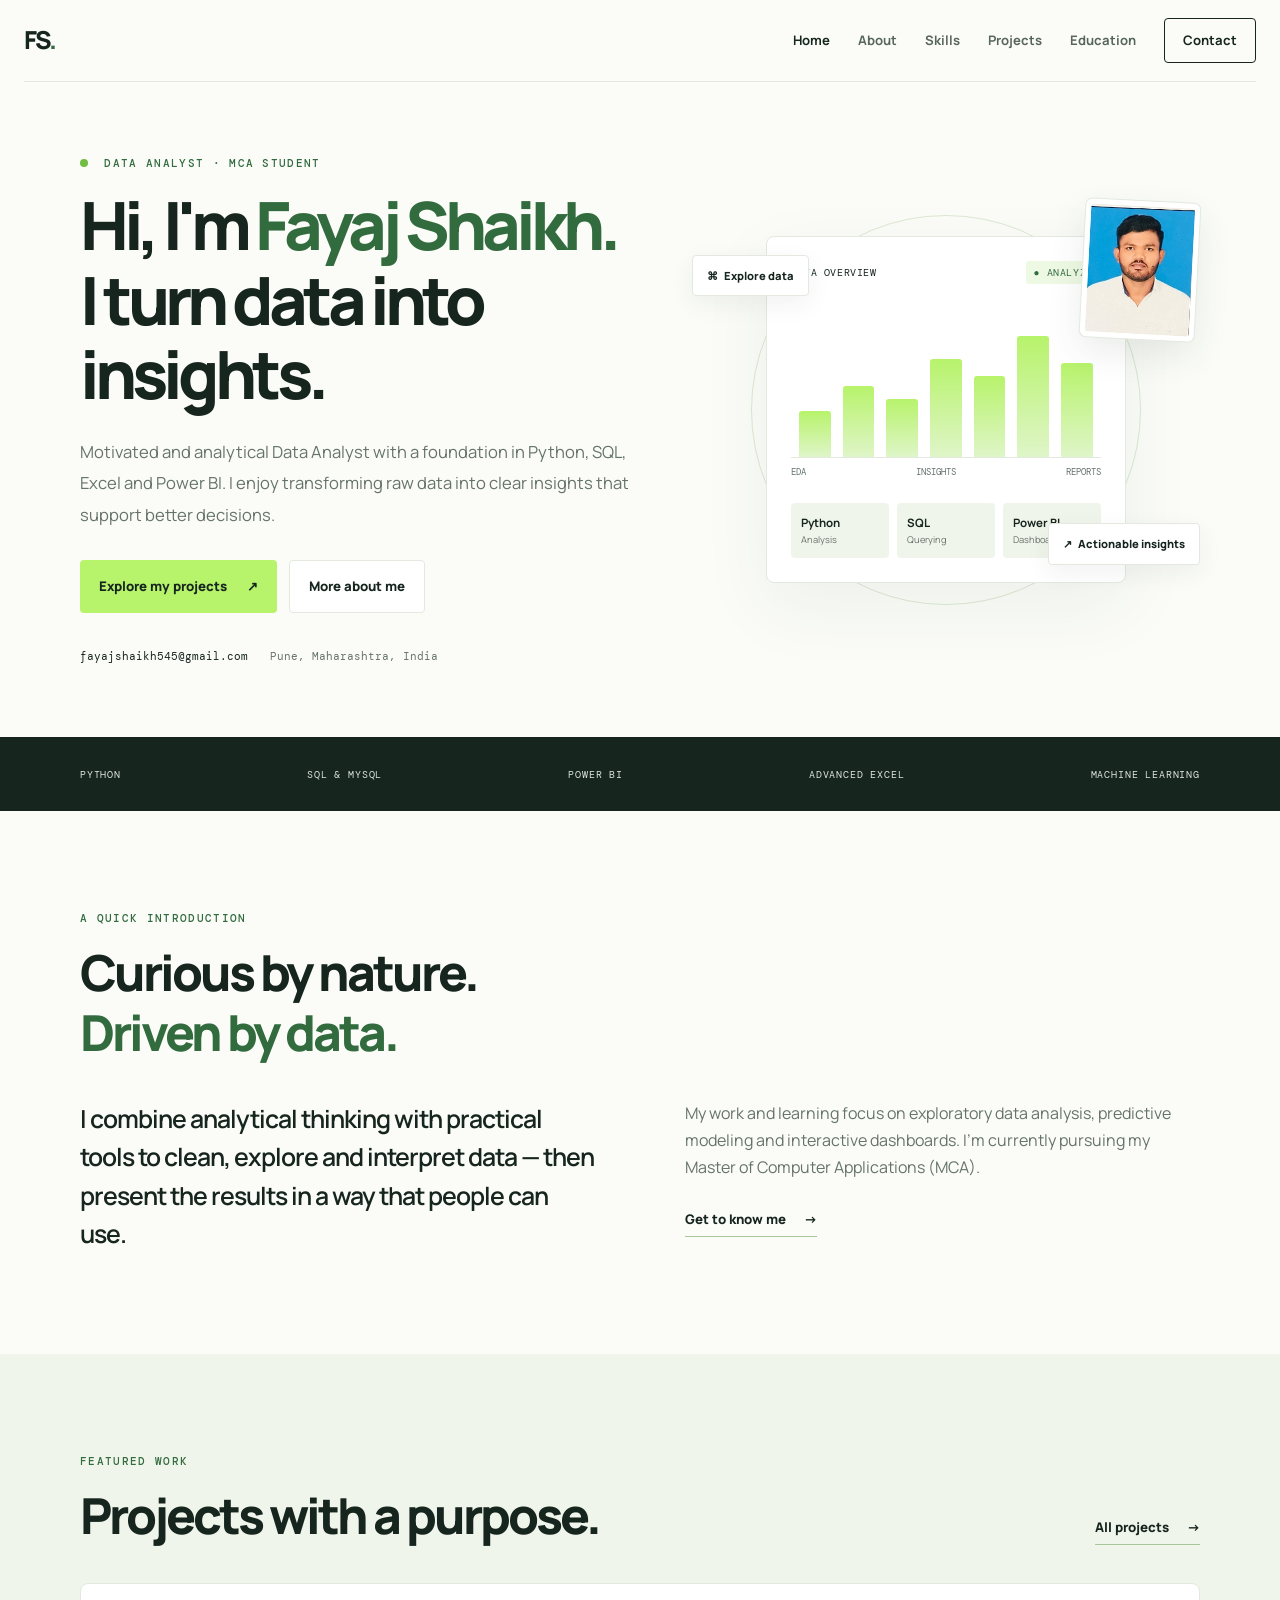
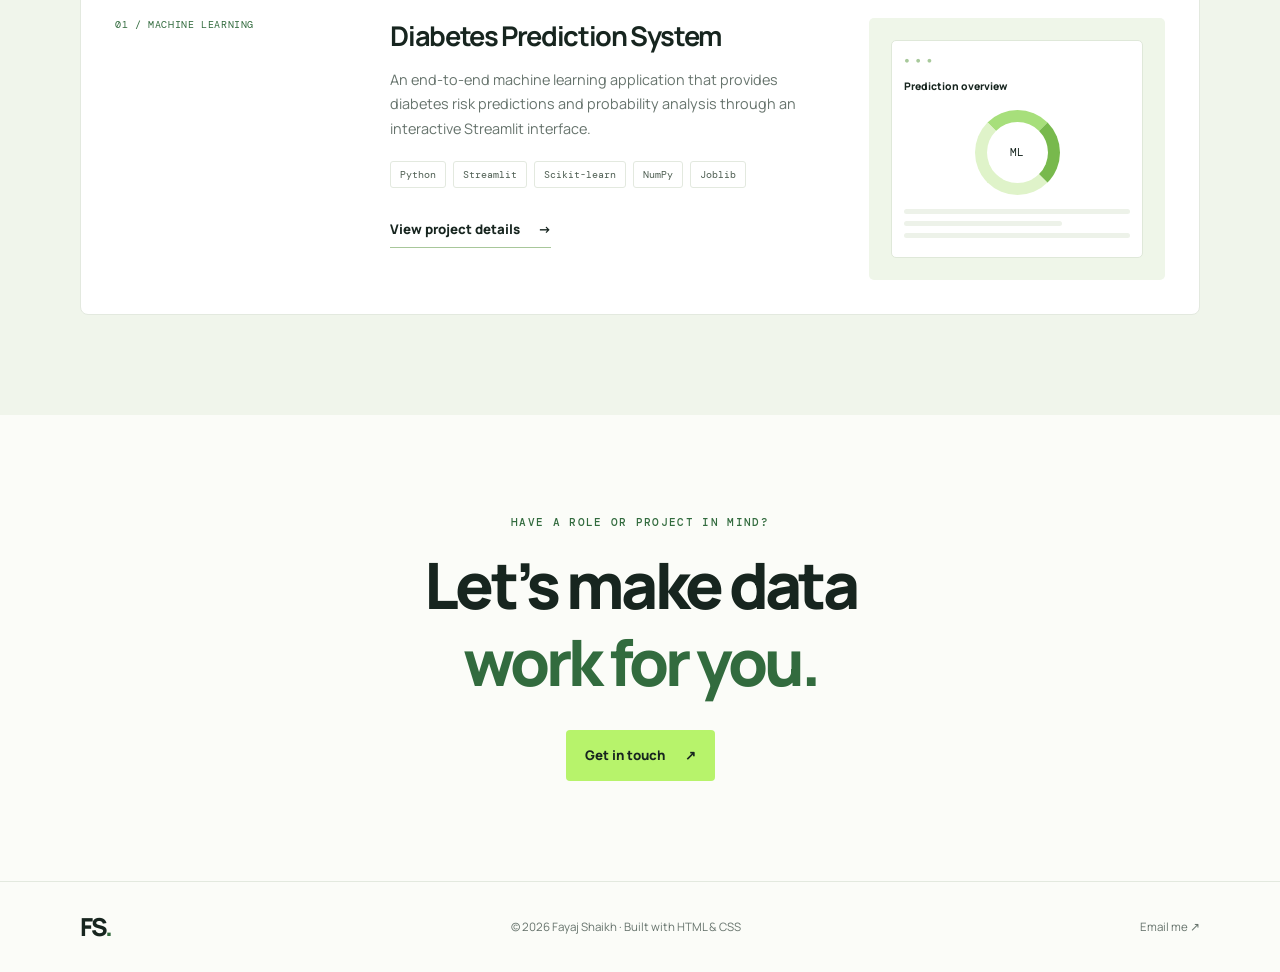
<file: index.html>
<!DOCTYPE html>
<html lang="en">
<head>
  <meta charset="UTF-8"><meta name="viewport" content="width=device-width, initial-scale=1.0">
  <meta name="description" content="Fayaj Shaikh — Data Analyst portfolio, skills, projects and education.">
  <title>Fayaj Shaikh | Data Analyst Portfolio</title><link rel="stylesheet" href="style.css">
</head>
<body>
<header class="site-header"><a class="brand" href="index.html">FS<span>.</span></a>
<button class="menu-toggle" aria-label="Toggle navigation" aria-expanded="false">☰</button>
<nav class="nav"><a class="active" href="index.html">Home</a><a href="about.html">About</a><a href="skills.html">Skills</a><a href="projects.html">Projects</a><a href="education.html">Education</a><a class="nav-cta" href="contact.html">Contact</a></nav></header>
<main>
<section class="hero container">
  <div class="hero-copy"><p class="eyebrow"><span class="status-dot"></span> DATA ANALYST · MCA STUDENT</p>
  <h1>Hi, I'm <span>Fayaj Shaikh.</span><br>I turn data into insights.</h1>
  <p class="lead">Motivated and analytical Data Analyst with a foundation in Python, SQL, Excel and Power BI. I enjoy transforming raw data into clear insights that support better decisions.</p>
  <div class="actions"><a class="button primary" href="projects.html">Explore my projects <span>↗</span></a><a class="button secondary" href="about.html">More about me</a></div>
  <div class="hero-meta"><a href="mailto:fayajshaikh545@gmail.com">fayajshaikh545@gmail.com</a><span>Pune, Maharashtra, India</span></div></div>
  <div class="hero-art"><div class="profile-photo-wrap"><img class="profile-photo" src="photo.jpeg" alt="Fayaj Shaikh portrait"></div><div class="art-orbit orbit-one"></div><div class="art-orbit orbit-two"></div><div class="data-card"><div class="card-top"><span>DATA OVERVIEW</span><span class="live-pill">● ANALYZE</span></div><div class="chart-bars"><i style="height:35%"></i><i style="height:54%"></i><i style="height:44%"></i><i style="height:75%"></i><i style="height:62%"></i><i style="height:92%"></i><i style="height:72%"></i></div><div class="chart-labels"><span>EDA</span><span>INSIGHTS</span><span>REPORTS</span></div><div class="mini-stats"><div><b>Python</b><small>Analysis</small></div><div><b>SQL</b><small>Querying</small></div><div><b>Power BI</b><small>Dashboards</small></div></div></div><div class="floating-tag tag-a">⌘ &nbsp; Explore data</div><div class="floating-tag tag-b">↗ &nbsp; Actionable insights</div></div>
</section>
<section class="strip"><div class="container strip-inner"><span>PYTHON</span><span>SQL & MYSQL</span><span>POWER BI</span><span>ADVANCED EXCEL</span><span>MACHINE LEARNING</span></div></section>
<section class="section container"><div class="section-heading"><p class="eyebrow">A QUICK INTRODUCTION</p><h2>Curious by nature.<br><span>Driven by data.</span></h2></div><div class="intro-grid"><p class="large-copy">I combine analytical thinking with practical tools to clean, explore and interpret data — then present the results in a way that people can use.</p><div class="intro-side"><p>My work and learning focus on exploratory data analysis, predictive modeling and interactive dashboards. I’m currently pursuing my Master of Computer Applications (MCA).</p><a class="text-link" href="about.html">Get to know me <span>→</span></a></div></div></section>
<section class="section tinted"><div class="container"><div class="section-heading row-heading"><div><p class="eyebrow">FEATURED WORK</p><h2>Projects with a purpose.</h2></div><a class="text-link" href="projects.html">All projects <span>→</span></a></div><article class="project-feature"><div class="project-number">01 / MACHINE LEARNING</div><div><h3>Diabetes Prediction System</h3><p>An end-to-end machine learning application that provides diabetes risk predictions and probability analysis through an interactive Streamlit interface.</p><div class="tags"><span>Python</span><span>Streamlit</span><span>Scikit-learn</span><span>NumPy</span><span>Joblib</span></div><a class="text-link" href="projects.html">View project details <span>→</span></a></div><div class="project-visual"><div class="visual-window"><div class="window-dots">● ● ●</div><div class="visual-title">Prediction overview</div><div class="donut"><span>ML</span></div><div class="visual-lines"><i></i><i></i><i></i></div></div></div></article></div></section>
<section class="section container closing"><p class="eyebrow">HAVE A ROLE OR PROJECT IN MIND?</p><h2>Let’s make data<br><span>work for you.</span></h2><a class="button primary" href="contact.html">Get in touch <span>↗</span></a></section>
</main><footer class="footer"><div class="container footer-inner"><a class="brand" href="index.html">FS<span>.</span></a><p>© <span id="year">2026</span> Fayaj Shaikh · Built with HTML & CSS</p><a href="mailto:fayajshaikh545@gmail.com">Email me ↗</a></div></footer><script src="script.js"></script></body></html>
</file>
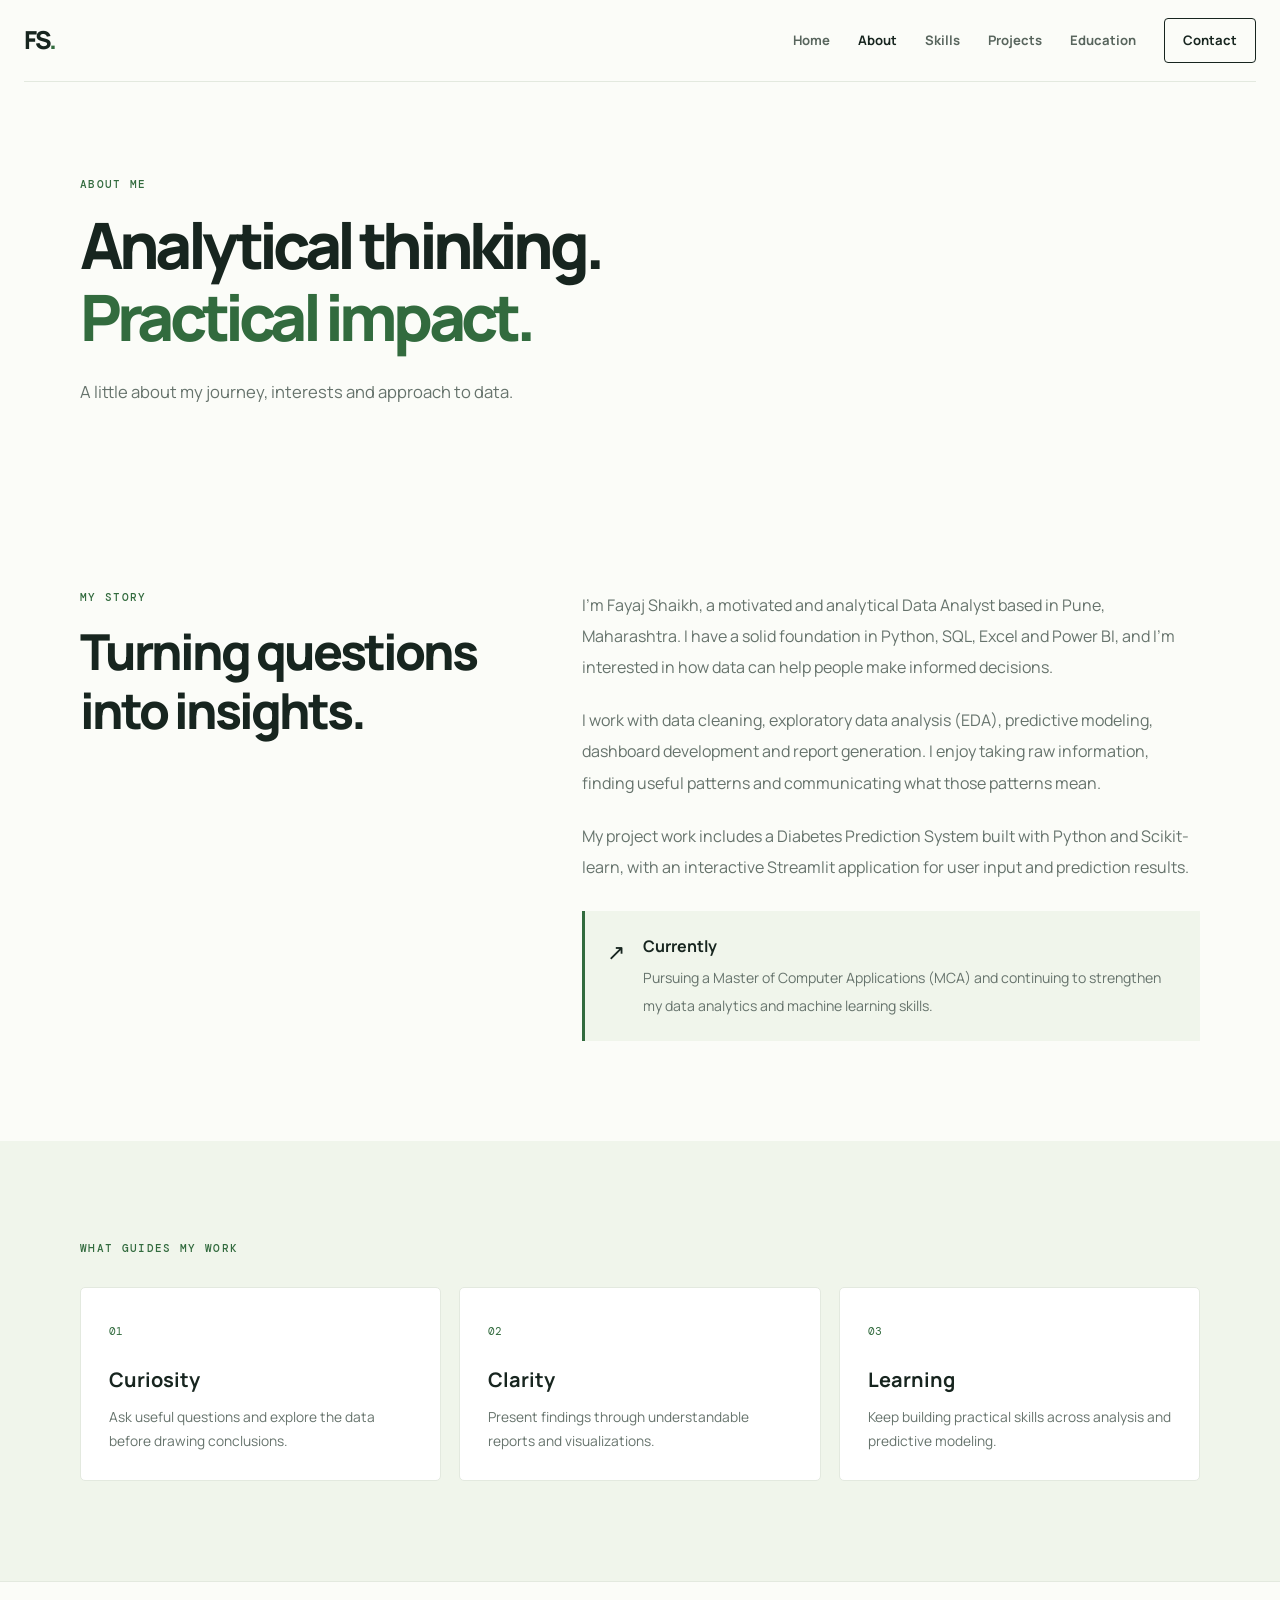
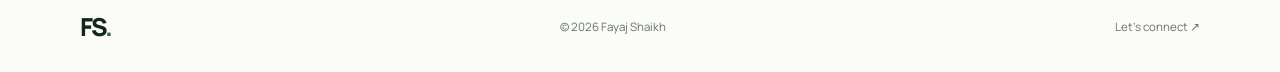
<file: about.html>
<!DOCTYPE html><html lang="en"><head><meta charset="UTF-8"><meta name="viewport" content="width=device-width, initial-scale=1.0"><title>About | Fayaj Shaikh</title><link rel="stylesheet" href="style.css"></head><body>
<header class="site-header"><a class="brand" href="index.html">FS<span>.</span></a><button class="menu-toggle" aria-label="Toggle navigation" aria-expanded="false">☰</button><nav class="nav"><a href="index.html">Home</a><a class="active" href="about.html">About</a><a href="skills.html">Skills</a><a href="projects.html">Projects</a><a href="education.html">Education</a><a class="nav-cta" href="contact.html">Contact</a></nav></header>
<main><section class="page-hero container"><p class="eyebrow">ABOUT ME</p><h1>Analytical thinking.<br><span>Practical impact.</span></h1><p class="lead">A little about my journey, interests and approach to data.</p></section>
<section class="section container content-grid"><div><p class="eyebrow">MY STORY</p><h2>Turning questions<br>into insights.</h2></div><div class="prose"><p>I'm Fayaj Shaikh, a motivated and analytical Data Analyst based in Pune, Maharashtra. I have a solid foundation in Python, SQL, Excel and Power BI, and I’m interested in how data can help people make informed decisions.</p><p>I work with data cleaning, exploratory data analysis (EDA), predictive modeling, dashboard development and report generation. I enjoy taking raw information, finding useful patterns and communicating what those patterns mean.</p><p>My project work includes a Diabetes Prediction System built with Python and Scikit-learn, with an interactive Streamlit application for user input and prediction results.</p><div class="callout"><span class="callout-icon">↗</span><div><b>Currently</b><p>Pursuing a Master of Computer Applications (MCA) and continuing to strengthen my data analytics and machine learning skills.</p></div></div></div></section>
<section class="section tinted"><div class="container"><p class="eyebrow">WHAT GUIDES MY WORK</p><div class="value-grid"><article class="value-card"><span>01</span><h3>Curiosity</h3><p>Ask useful questions and explore the data before drawing conclusions.</p></article><article class="value-card"><span>02</span><h3>Clarity</h3><p>Present findings through understandable reports and visualizations.</p></article><article class="value-card"><span>03</span><h3>Learning</h3><p>Keep building practical skills across analysis and predictive modeling.</p></article></div></div></section></main>
<footer class="footer"><div class="container footer-inner"><a class="brand" href="index.html">FS<span>.</span></a><p>© <span id="year">2026</span> Fayaj Shaikh</p><a href="contact.html">Let’s connect ↗</a></div></footer><script src="script.js"></script></body></html>
</file>
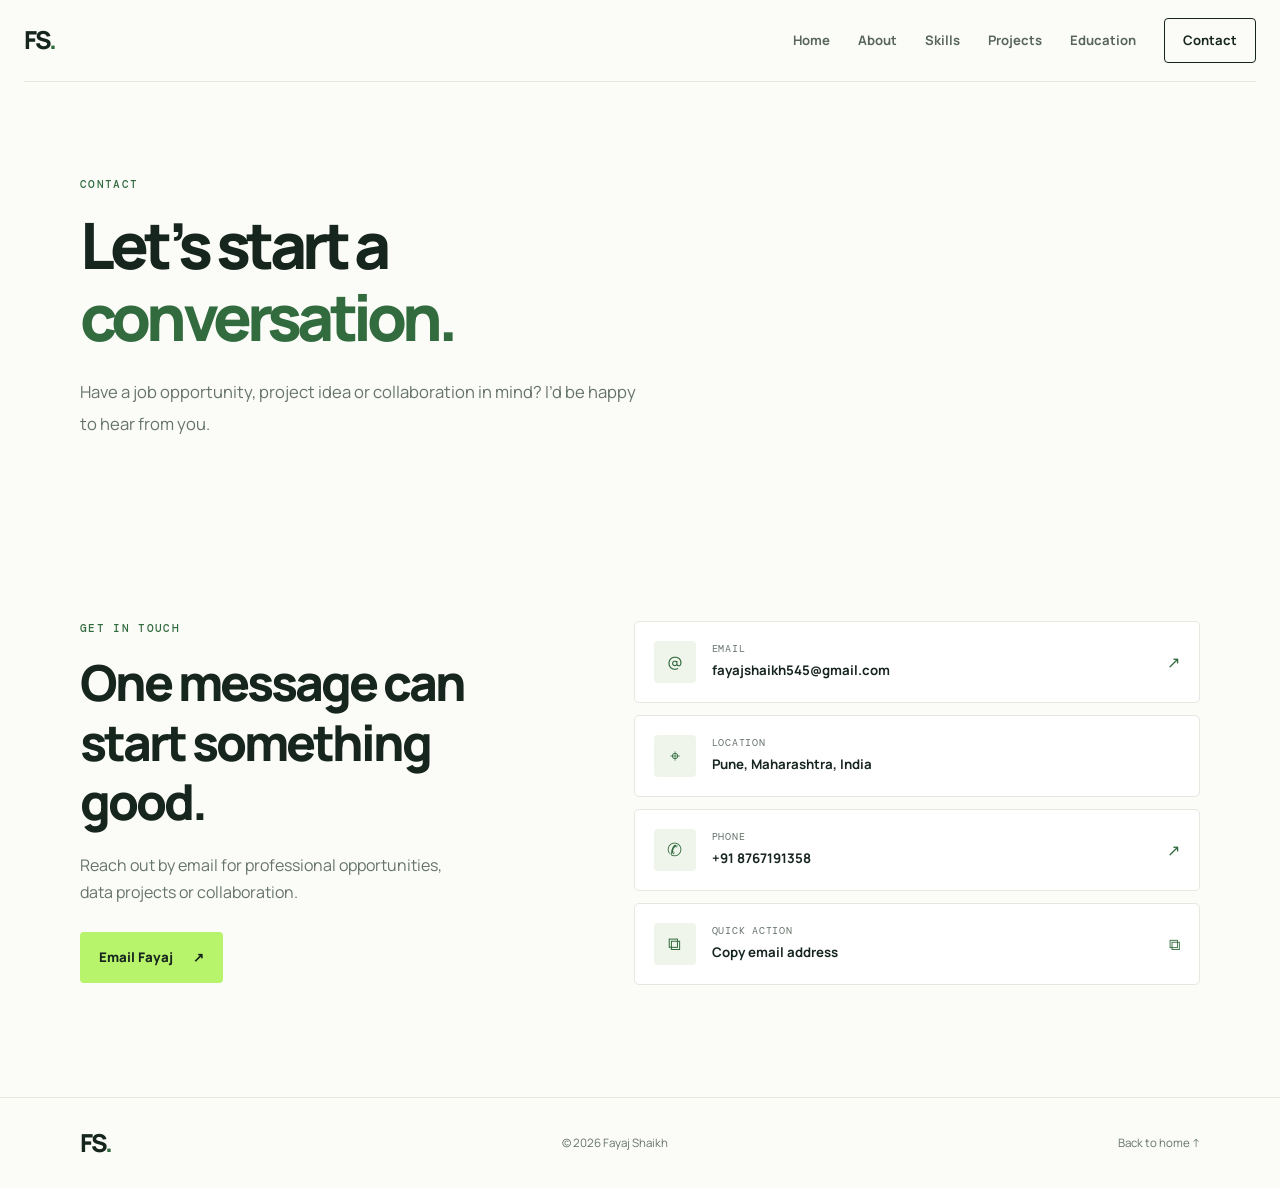
<file: contact.html>
<!DOCTYPE html><html lang="en"><head><meta charset="UTF-8"><meta name="viewport" content="width=device-width, initial-scale=1.0"><title>Contact | Fayaj Shaikh</title><link rel="stylesheet" href="style.css"></head><body>
<header class="site-header"><a class="brand" href="index.html">FS<span>.</span></a><button class="menu-toggle" aria-label="Toggle navigation" aria-expanded="false">☰</button><nav class="nav"><a href="index.html">Home</a><a href="about.html">About</a><a href="skills.html">Skills</a><a href="projects.html">Projects</a><a href="education.html">Education</a><a class="nav-cta active" href="contact.html">Contact</a></nav></header>
<main><section class="page-hero container"><p class="eyebrow">CONTACT</p><h1>Let’s start a<br><span>conversation.</span></h1><p class="lead">Have a job opportunity, project idea or collaboration in mind? I’d be happy to hear from you.</p></section>
<section class="section container contact-layout"><div class="contact-main"><p class="eyebrow">GET IN TOUCH</p><h2>One message can<br>start something good.</h2><p>Reach out by email for professional opportunities, data projects or collaboration.</p><a class="button primary" href="mailto:fayajshaikh545@gmail.com">Email Fayaj <span>↗</span></a></div><div class="contact-cards"><a class="contact-card" href="mailto:fayajshaikh545@gmail.com"><span class="contact-icon">@</span><div><small>EMAIL</small><b>fayajshaikh545@gmail.com</b></div><span class="arrow">↗</span></a><div class="contact-card"><span class="contact-icon">⌖</span><div><small>LOCATION</small><b>Pune, Maharashtra, India</b></div></div><div class="contact-card"><span class="contact-icon">✆</span><div><small>PHONE</small><b>+91 8767191358</b></div><a class="arrow" href="tel:+918767191358">↗</a></div><button class="contact-card copy-card" id="copy-email"><span class="contact-icon">⧉</span><div><small>QUICK ACTION</small><b>Copy email address</b></div><span class="arrow">⧉</span></button><p class="copy-status" id="copy-status" aria-live="polite"></p></div></section></main>
<footer class="footer"><div class="container footer-inner"><a class="brand" href="index.html">FS<span>.</span></a><p>© <span id="year">2026</span> Fayaj Shaikh</p><a href="index.html">Back to home ↑</a></div></footer><script src="script.js"></script></body></html>
</file>
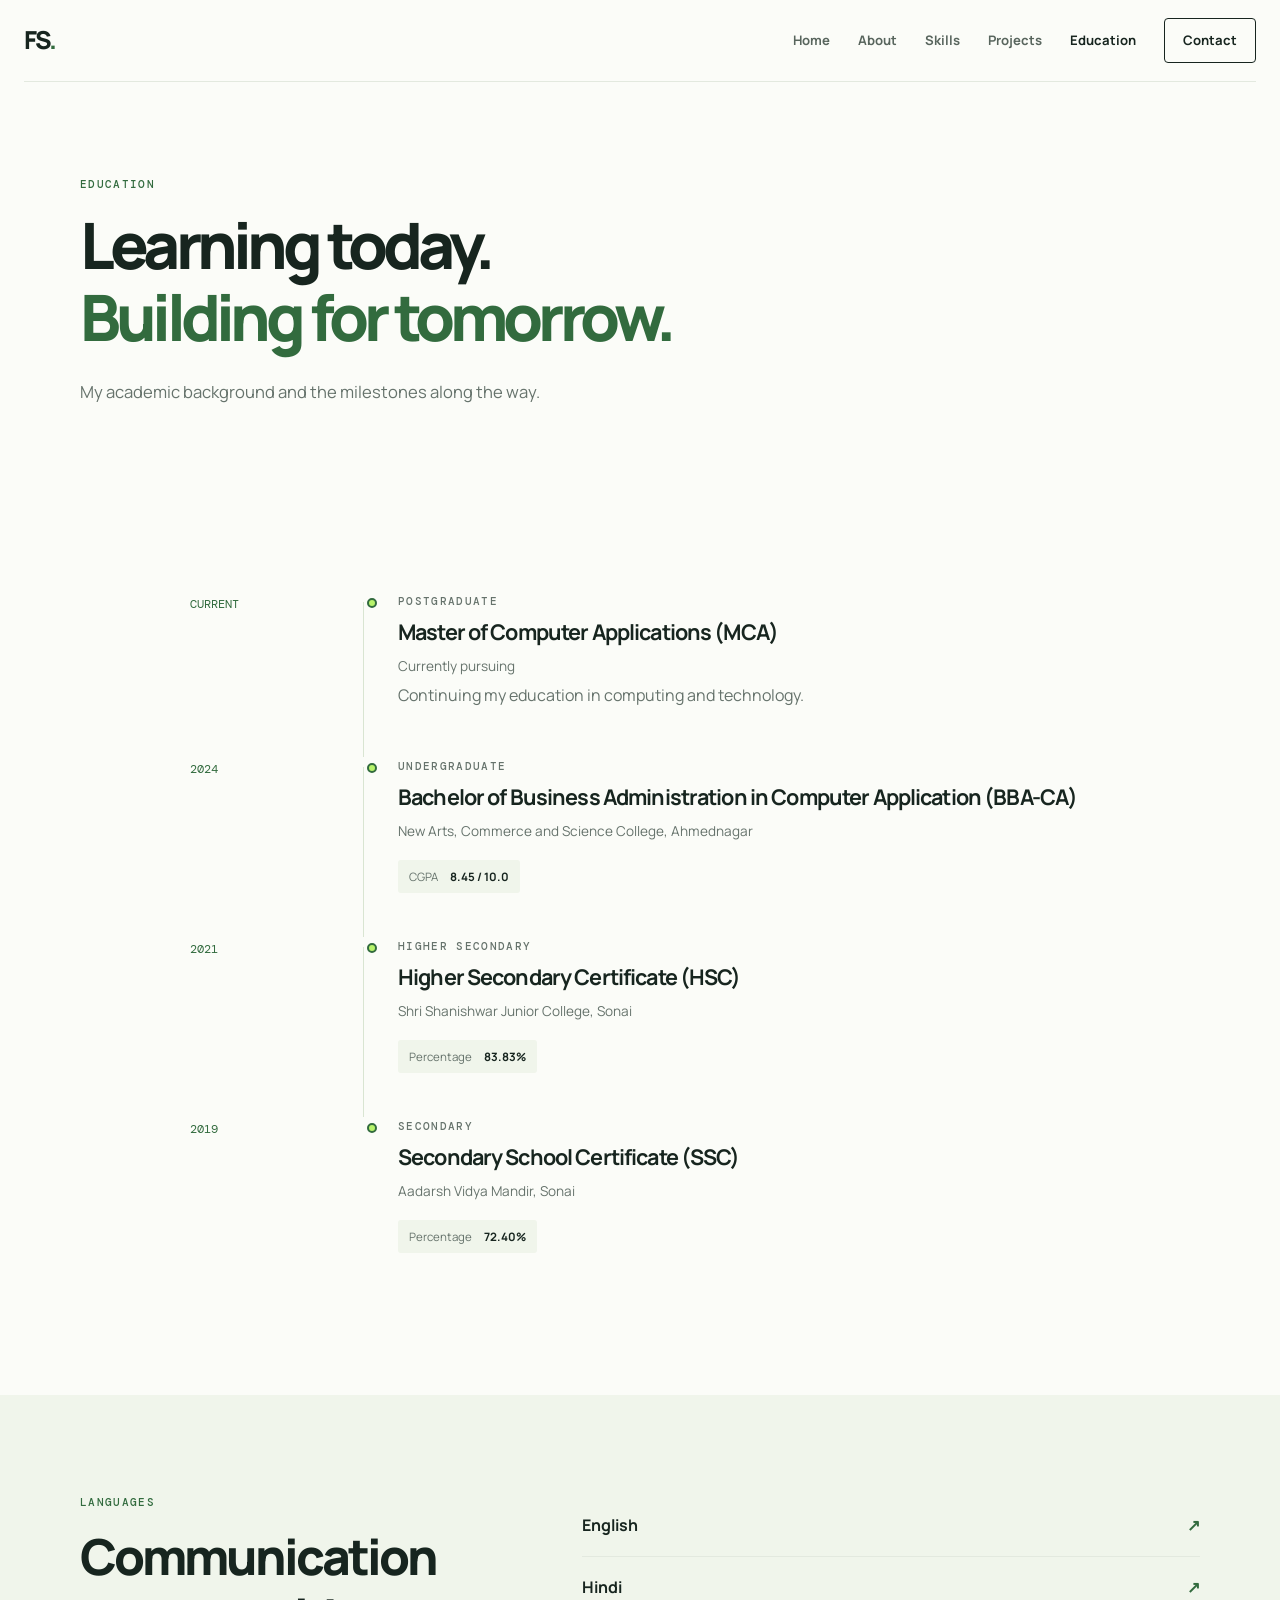
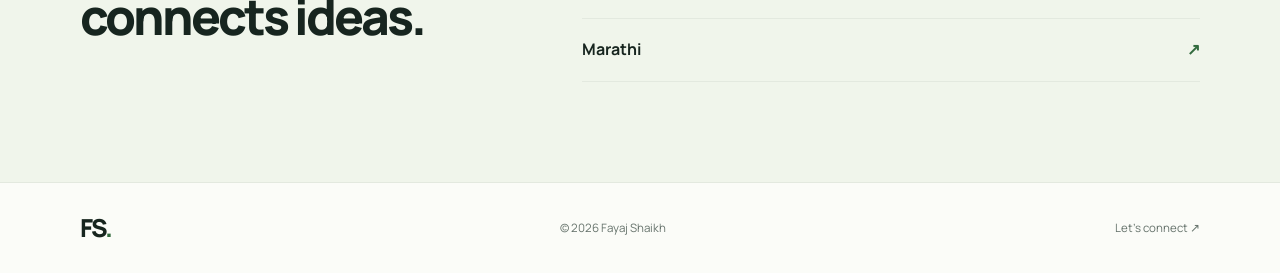
<file: education.html>
<!DOCTYPE html><html lang="en"><head><meta charset="UTF-8"><meta name="viewport" content="width=device-width, initial-scale=1.0"><title>Education | Fayaj Shaikh</title><link rel="stylesheet" href="style.css"></head><body>
<header class="site-header"><a class="brand" href="index.html">FS<span>.</span></a><button class="menu-toggle" aria-label="Toggle navigation" aria-expanded="false">☰</button><nav class="nav"><a href="index.html">Home</a><a href="about.html">About</a><a href="skills.html">Skills</a><a href="projects.html">Projects</a><a class="active" href="education.html">Education</a><a class="nav-cta" href="contact.html">Contact</a></nav></header>
<main><section class="page-hero container"><p class="eyebrow">EDUCATION</p><h1>Learning today.<br><span>Building for tomorrow.</span></h1><p class="lead">My academic background and the milestones along the way.</p></section>
<section class="section container"><div class="timeline"><article class="timeline-item"><div class="timeline-date">CURRENT</div><div class="timeline-content"><span class="timeline-dot"></span><p class="eyebrow">POSTGRADUATE</p><h2>Master of Computer Applications (MCA)</h2><p class="muted">Currently pursuing</p><p>Continuing my education in computing and technology.</p></div></article><article class="timeline-item"><div class="timeline-date">2024</div><div class="timeline-content"><span class="timeline-dot"></span><p class="eyebrow">UNDERGRADUATE</p><h2>Bachelor of Business Administration in Computer Application (BBA-CA)</h2><p class="muted">New Arts, Commerce and Science College, Ahmednagar</p><div class="score-pill">CGPA <b>8.45 / 10.0</b></div></div></article><article class="timeline-item"><div class="timeline-date">2021</div><div class="timeline-content"><span class="timeline-dot"></span><p class="eyebrow">HIGHER SECONDARY</p><h2>Higher Secondary Certificate (HSC)</h2><p class="muted">Shri Shanishwar Junior College, Sonai</p><div class="score-pill">Percentage <b>83.83%</b></div></div></article><article class="timeline-item"><div class="timeline-date">2019</div><div class="timeline-content"><span class="timeline-dot"></span><p class="eyebrow">SECONDARY</p><h2>Secondary School Certificate (SSC)</h2><p class="muted">Aadarsh Vidya Mandir, Sonai</p><div class="score-pill">Percentage <b>72.40%</b></div></div></article></div></section>
<section class="section tinted"><div class="container content-grid"><div><p class="eyebrow">LANGUAGES</p><h2>Communication<br>connects ideas.</h2></div><div class="language-list"><div><span>English</span><span>↗</span></div><div><span>Hindi</span><span>↗</span></div><div><span>Marathi</span><span>↗</span></div></div></div></section></main>
<footer class="footer"><div class="container footer-inner"><a class="brand" href="index.html">FS<span>.</span></a><p>© <span id="year">2026</span> Fayaj Shaikh</p><a href="contact.html">Let’s connect ↗</a></div></footer><script src="script.js"></script></body></html>
</file>
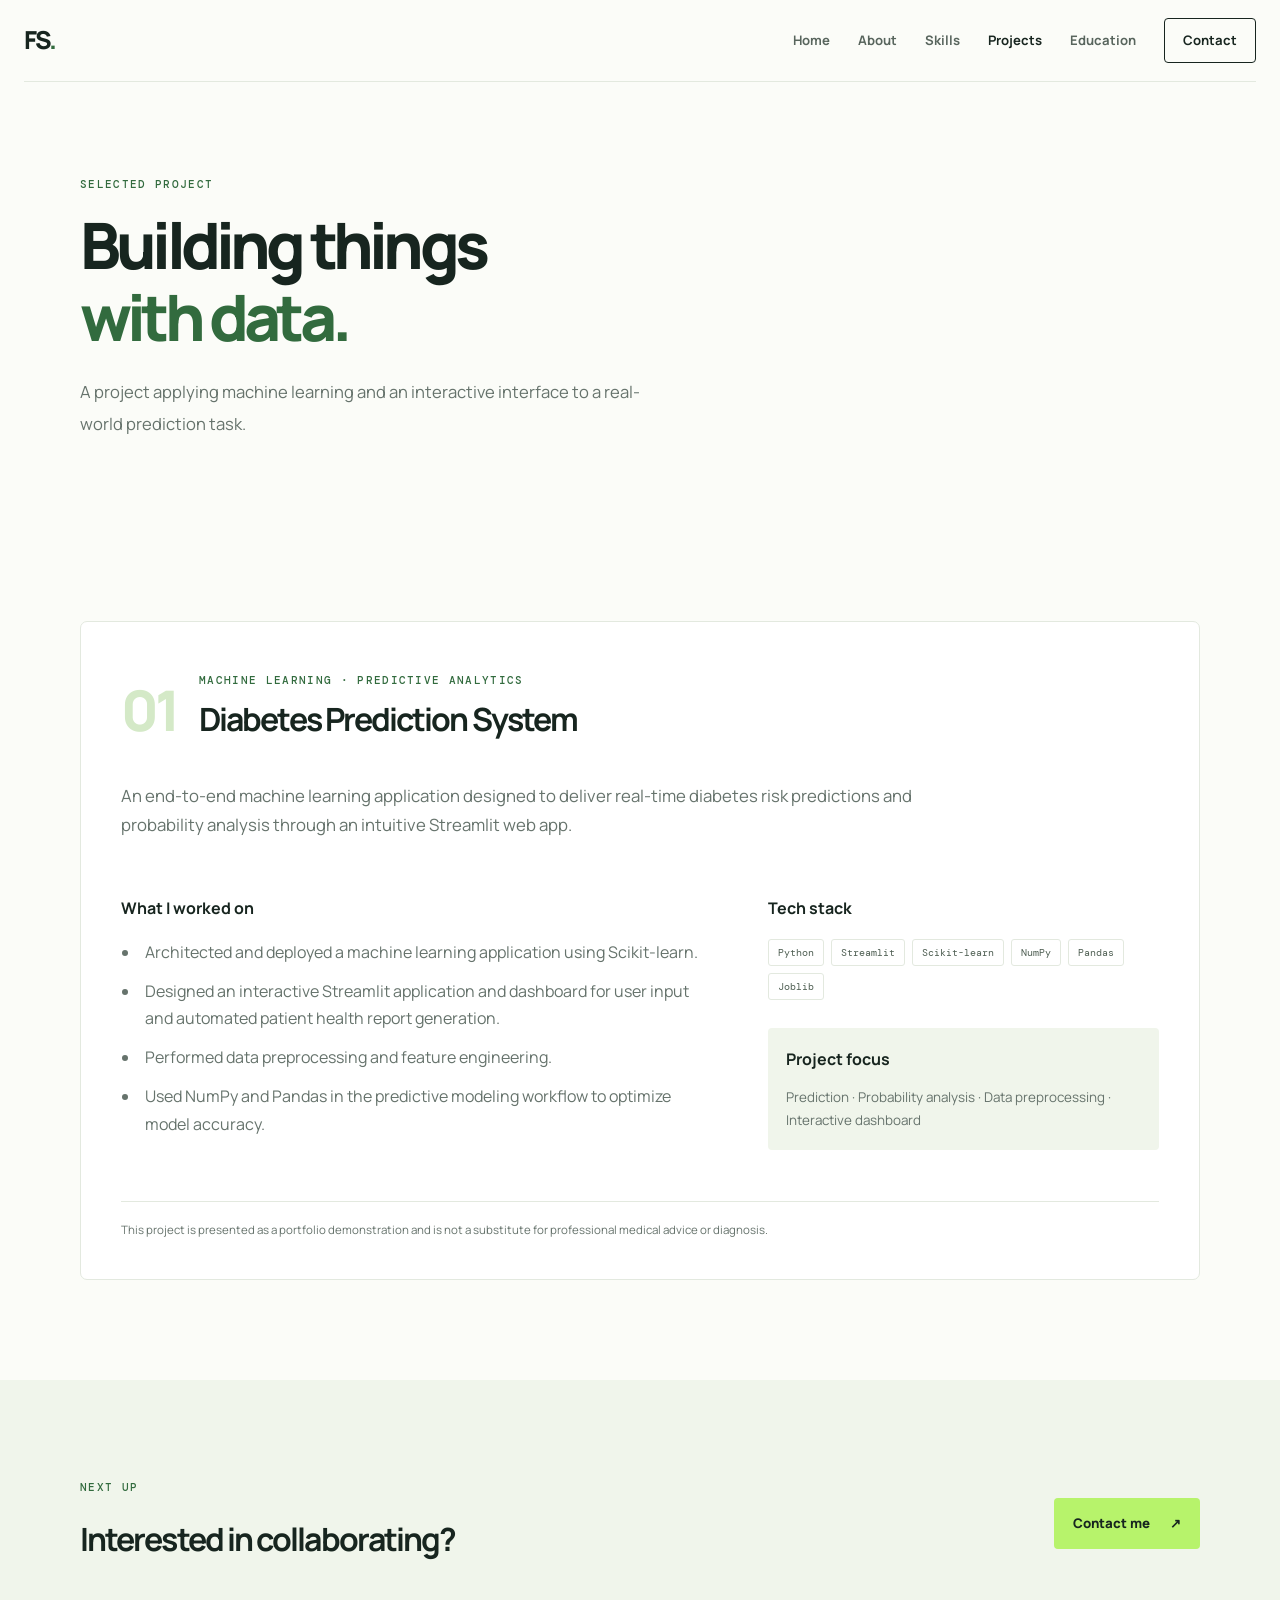
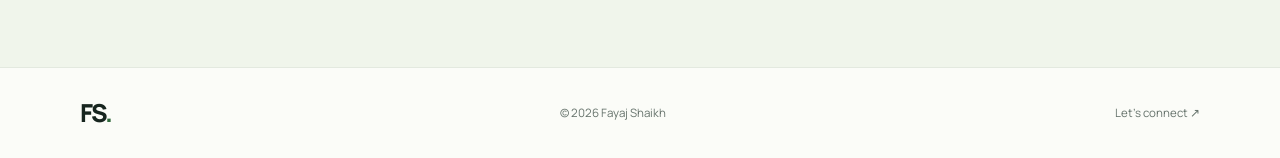
<file: projects.html>
<!DOCTYPE html><html lang="en"><head><meta charset="UTF-8"><meta name="viewport" content="width=device-width, initial-scale=1.0"><title>Projects | Fayaj Shaikh</title><link rel="stylesheet" href="style.css"></head><body>
<header class="site-header"><a class="brand" href="index.html">FS<span>.</span></a><button class="menu-toggle" aria-label="Toggle navigation" aria-expanded="false">☰</button><nav class="nav"><a href="index.html">Home</a><a href="about.html">About</a><a href="skills.html">Skills</a><a class="active" href="projects.html">Projects</a><a href="education.html">Education</a><a class="nav-cta" href="contact.html">Contact</a></nav></header>
<main><section class="page-hero container"><p class="eyebrow">SELECTED PROJECT</p><h1>Building things<br><span>with data.</span></h1><p class="lead">A project applying machine learning and an interactive interface to a real-world prediction task.</p></section>
<section class="section container"><article class="project-detail"><div class="project-detail-head"><span class="project-index">01</span><div><p class="eyebrow">MACHINE LEARNING · PREDICTIVE ANALYTICS</p><h2>Diabetes Prediction System</h2></div></div><p class="project-summary">An end-to-end machine learning application designed to deliver real-time diabetes risk predictions and probability analysis through an intuitive Streamlit web app.</p><div class="project-detail-grid"><div><h3>What I worked on</h3><ul class="clean-list"><li>Architected and deployed a machine learning application using Scikit-learn.</li><li>Designed an interactive Streamlit application and dashboard for user input and automated patient health report generation.</li><li>Performed data preprocessing and feature engineering.</li><li>Used NumPy and Pandas in the predictive modeling workflow to optimize model accuracy.</li></ul></div><div class="project-stack"><h3>Tech stack</h3><div class="tags"><span>Python</span><span>Streamlit</span><span>Scikit-learn</span><span>NumPy</span><span>Pandas</span><span>Joblib</span></div><div class="note"><b>Project focus</b><p>Prediction · Probability analysis · Data preprocessing · Interactive dashboard</p></div></div></div><div class="project-disclaimer">This project is presented as a portfolio demonstration and is not a substitute for professional medical advice or diagnosis.</div></article></section>
<section class="section tinted"><div class="container section-cta"><div><p class="eyebrow">NEXT UP</p><h2>Interested in collaborating?</h2></div><a class="button primary" href="contact.html">Contact me <span>↗</span></a></div></section></main>
<footer class="footer"><div class="container footer-inner"><a class="brand" href="index.html">FS<span>.</span></a><p>© <span id="year">2026</span> Fayaj Shaikh</p><a href="contact.html">Let’s connect ↗</a></div></footer><script src="script.js"></script></body></html>
</file>
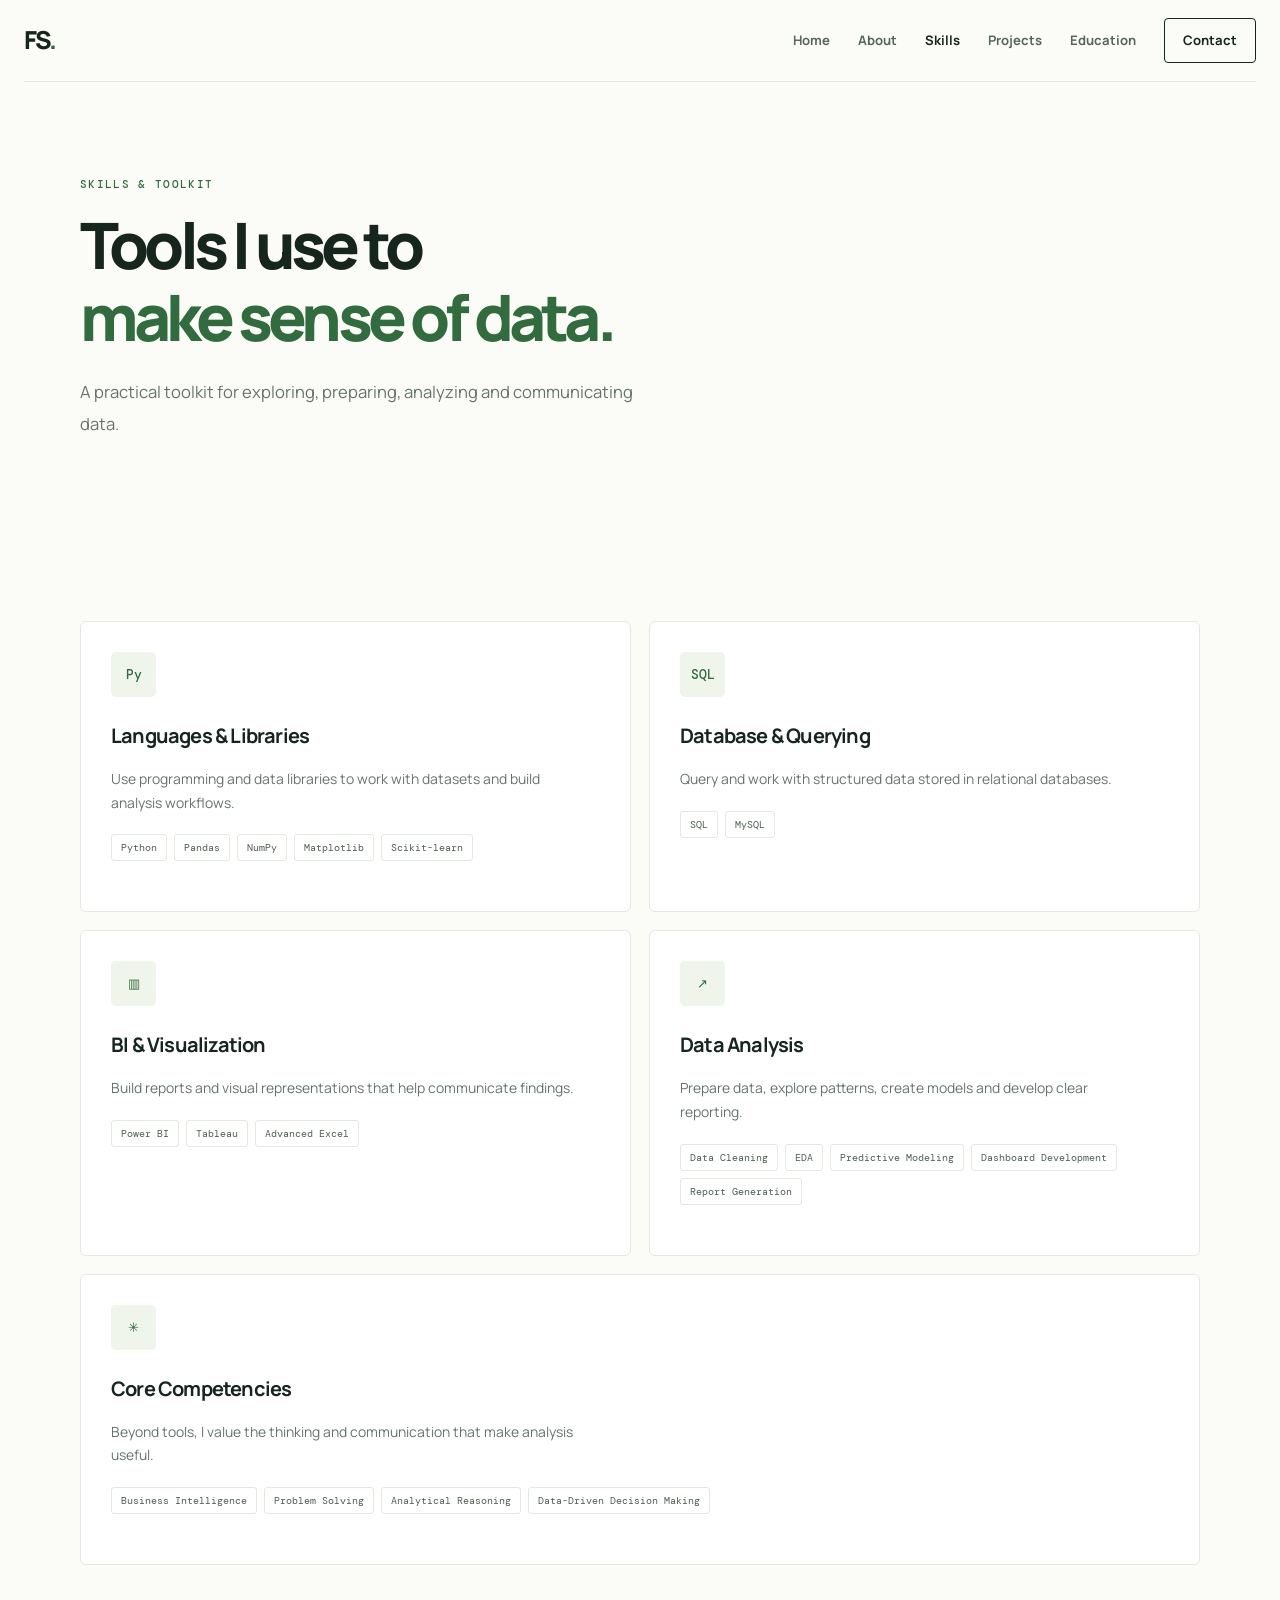
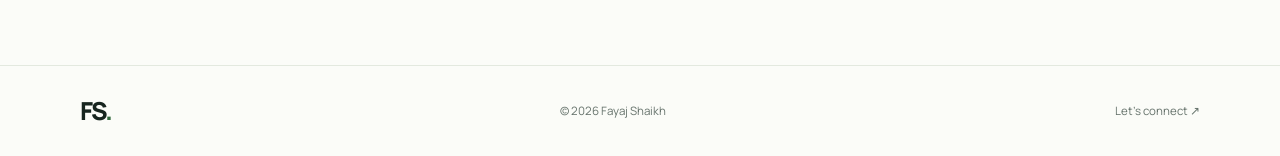
<file: skills.html>
<!DOCTYPE html><html lang="en"><head><meta charset="UTF-8"><meta name="viewport" content="width=device-width, initial-scale=1.0"><title>Skills | Fayaj Shaikh</title><link rel="stylesheet" href="style.css"></head><body>
<header class="site-header"><a class="brand" href="index.html">FS<span>.</span></a><button class="menu-toggle" aria-label="Toggle navigation" aria-expanded="false">☰</button><nav class="nav"><a href="index.html">Home</a><a href="about.html">About</a><a class="active" href="skills.html">Skills</a><a href="projects.html">Projects</a><a href="education.html">Education</a><a class="nav-cta" href="contact.html">Contact</a></nav></header>
<main><section class="page-hero container"><p class="eyebrow">SKILLS & TOOLKIT</p><h1>Tools I use to<br><span>make sense of data.</span></h1><p class="lead">A practical toolkit for exploring, preparing, analyzing and communicating data.</p></section>
<section class="section container"><div class="skill-grid"><article class="skill-card"><div class="skill-icon">Py</div><h2>Languages & Libraries</h2><p>Use programming and data libraries to work with datasets and build analysis workflows.</p><div class="tags"><span>Python</span><span>Pandas</span><span>NumPy</span><span>Matplotlib</span><span>Scikit-learn</span></div></article><article class="skill-card"><div class="skill-icon">SQL</div><h2>Database & Querying</h2><p>Query and work with structured data stored in relational databases.</p><div class="tags"><span>SQL</span><span>MySQL</span></div></article><article class="skill-card"><div class="skill-icon">▥</div><h2>BI & Visualization</h2><p>Build reports and visual representations that help communicate findings.</p><div class="tags"><span>Power BI</span><span>Tableau</span><span>Advanced Excel</span></div></article><article class="skill-card"><div class="skill-icon">↗</div><h2>Data Analysis</h2><p>Prepare data, explore patterns, create models and develop clear reporting.</p><div class="tags"><span>Data Cleaning</span><span>EDA</span><span>Predictive Modeling</span><span>Dashboard Development</span><span>Report Generation</span></div></article><article class="skill-card wide"><div class="skill-icon">✳</div><h2>Core Competencies</h2><p>Beyond tools, I value the thinking and communication that make analysis useful.</p><div class="tags"><span>Business Intelligence</span><span>Problem Solving</span><span>Analytical Reasoning</span><span>Data-Driven Decision Making</span></div></article></div></section></main>
<footer class="footer"><div class="container footer-inner"><a class="brand" href="index.html">FS<span>.</span></a><p>© <span id="year">2026</span> Fayaj Shaikh</p><a href="contact.html">Let’s connect ↗</a></div></footer><script src="script.js"></script></body></html>
</file>
<file: style.css>
@import url('https://fonts.googleapis.com/css2?family=DM+Mono:wght@400;500&family=Manrope:wght@400;500;600;700;800&display=swap');
:root{--ink:#17251f;--muted:#66736c;--paper:#fbfcf8;--green:#b7f36b;--green-dark:#326b3e;--line:#e3e9df;--soft:#f0f5eb;--white:#fff;--mono:'DM Mono',monospace;--sans:'Manrope',sans-serif}
*{box-sizing:border-box}html{scroll-behavior:smooth}body{margin:0;background:var(--paper);color:var(--ink);font-family:var(--sans);line-height:1.7}a{color:inherit;text-decoration:none}.container{width:min(1120px,calc(100% - 48px));margin-inline:auto}.site-header{height:82px;display:flex;align-items:center;justify-content:space-between;width:min(1240px,calc(100% - 48px));margin:auto;border-bottom:1px solid var(--line)}.brand{font-size:1.55rem;font-weight:800;letter-spacing:-.08em}.brand span,.hero h1 span,.page-hero h1 span,.section-heading h2 span,.closing h2 span{color:var(--green-dark)}.nav{display:flex;align-items:center;gap:28px;font-size:.82rem;font-weight:700}.nav a{color:#58655d;transition:color .2s}.nav a:hover,.nav a.active{color:var(--ink)}.nav .nav-cta{border:1px solid var(--ink);padding:10px 18px;border-radius:4px;color:var(--ink)}.menu-toggle{display:none;background:none;border:0;font-size:1.5rem}.hero{min-height:620px;display:grid;grid-template-columns:1.05fr .95fr;align-items:center;gap:50px;padding-block:74px}.eyebrow{font:500 .69rem var(--mono);letter-spacing:.12em;color:var(--green-dark);margin:0 0 18px}.status-dot{display:inline-block;width:8px;height:8px;border-radius:50%;background:#71bc43;margin-right:8px}.hero h1,.page-hero h1{font-size:clamp(2.7rem,5.2vw,4.65rem);letter-spacing:-.075em;line-height:1.12;margin:0 0 24px;font-weight:800}.lead{font-size:1.04rem;max-width:600px;color:var(--muted);line-height:1.9}.actions{display:flex;gap:12px;flex-wrap:wrap;margin:30px 0 36px}.button{display:inline-flex;align-items:center;gap:20px;padding:14px 19px;font-size:.83rem;font-weight:800;border-radius:4px;transition:transform .2s,background .2s}.button:hover{transform:translateY(-2px)}.button.primary{background:var(--green);color:var(--ink)}.button.primary:hover{background:#a7e65a}.button.secondary{border:1px solid var(--line);background:var(--white)}.hero-meta{display:flex;gap:22px;flex-wrap:wrap;font: .68rem var(--mono);color:var(--muted)}.hero-meta a{color:var(--ink)}.hero-art{position:relative;min-height:420px;display:grid;place-items:center}.art-orbit{position:absolute;border:1px solid #dce8d2;border-radius:50%;width:390px;height:390px}.orbit-two{width:310px;height:310px;border-style:dashed}.data-card{position:relative;width:min(360px,90%);padding:24px;background:#fff;border:1px solid var(--line);border-radius:8px;box-shadow:0 24px 70px #273b2810;z-index:1}.card-top{display:flex;justify-content:space-between;align-items:center;font: .62rem var(--mono);letter-spacing:.06em}.live-pill{background:#eef9e4;color:var(--green-dark);padding:5px 8px;border-radius:3px}.chart-bars{height:150px;display:flex;align-items:end;gap:12px;border-bottom:1px solid var(--line);padding:18px 8px 0;margin-top:24px}.chart-bars i{flex:1;background:linear-gradient(180deg,#b7f36b,#dff5c8);border-radius:3px 3px 0 0}.chart-labels{display:flex;justify-content:space-between;font: .56rem var(--mono);color:var(--muted);margin-top:8px}.mini-stats{display:grid;grid-template-columns:repeat(3,1fr);gap:8px;margin-top:25px}.mini-stats div{background:var(--soft);padding:10px;border-radius:4px}.mini-stats b,.mini-stats small{display:block}.mini-stats b{font-size:.72rem}.mini-stats small{font-size:.58rem;color:var(--muted)}.floating-tag{position:absolute;z-index:2;background:#fff;border:1px solid var(--line);padding:10px 14px;border-radius:4px;box-shadow:0 8px 24px #1c342010;font-size:.7rem;font-weight:800}.tag-a{top:55px;left:0}.tag-b{bottom:55px;right:0}.strip{background:var(--ink);color:#dce5dc}.strip-inner{min-height:74px;display:flex;align-items:center;justify-content:space-between;gap:18px;flex-wrap:wrap;font: .65rem var(--mono);letter-spacing:.08em}.section{padding-block:100px}.section-heading{margin-bottom:38px}.section-heading h2,.content-grid h2,.closing h2,.contact-main h2{font-size:clamp(2rem,4vw,3.1rem);line-height:1.2;letter-spacing:-.06em;margin:0;font-weight:800}.intro-grid{display:grid;grid-template-columns:1fr 1fr;gap:90px}.large-copy{font-size:1.55rem;line-height:1.55;letter-spacing:-.04em;margin:0;font-weight:600}.intro-side p,.prose p{color:var(--muted);margin-top:0}.text-link{display:inline-flex;gap:18px;align-items:center;font-weight:800;font-size:.83rem;border-bottom:1px solid #a8c79a;padding-bottom:6px;margin-top:10px}.tinted{background:var(--soft)}.row-heading{display:flex;justify-content:space-between;align-items:end}.project-feature{display:grid;grid-template-columns:.65fr 1.2fr .8fr;gap:35px;padding:34px;background:#fff;border:1px solid var(--line);border-radius:8px}.project-number{font: .65rem var(--mono);color:var(--green-dark);letter-spacing:.06em}.project-feature h3{font-size:1.7rem;line-height:1.3;letter-spacing:-.05em;margin:0 0 14px}.project-feature p{color:var(--muted);font-size:.9rem}.tags{display:flex;flex-wrap:wrap;gap:7px;margin:20px 0}.tags span{font: .63rem var(--mono);border:1px solid var(--line);padding:6px 9px;border-radius:3px;color:#4e5e52}.project-visual{display:grid;place-items:center;background:#eff6e9;border-radius:5px;min-height:220px;padding:22px}.visual-window{width:100%;background:#fff;border:1px solid #dfe8d9;padding:12px;border-radius:5px}.window-dots{font-size:.55rem;letter-spacing:2px;color:#a8c99b}.visual-title{font-size:.65rem;font-weight:800;margin-top:10px}.donut{width:85px;height:85px;border-radius:50%;border:12px solid #dff3c9;border-right-color:#78b94d;border-top-color:#a7df7b;display:grid;place-items:center;margin:14px auto}.donut span{font: .7rem var(--mono)}.visual-lines i{display:block;height:5px;background:#edf2e9;margin:7px 0;border-radius:3px}.visual-lines i:nth-child(2){width:70%}.closing{text-align:center}.closing h2{font-size:clamp(2.7rem,5vw,4.3rem);margin-bottom:30px}.footer{border-top:1px solid var(--line)}.footer-inner{min-height:90px;display:flex;align-items:center;justify-content:space-between;gap:18px}.footer p,.footer a:not(.brand){font-size:.72rem;color:var(--muted)}.page-hero{padding-block:95px 65px}.page-hero h1{font-size:clamp(2.7rem,5vw,4.3rem)}.page-hero .lead{max-width:560px}.content-grid{display:grid;grid-template-columns:.8fr 1.2fr;gap:90px}.prose{max-width:700px}.prose p{line-height:1.95;margin-bottom:22px}.callout{display:flex;gap:18px;padding:22px;background:var(--soft);border-left:3px solid var(--green-dark);margin-top:28px}.callout-icon{font-size:1.4rem}.callout p{margin:4px 0 0;font-size:.88rem}.value-grid{display:grid;grid-template-columns:repeat(3,1fr);gap:18px;margin-top:32px}.value-card{padding:28px;background:#fff;border:1px solid var(--line);border-radius:5px}.value-card>span{font: .7rem var(--mono);color:var(--green-dark)}.value-card h3{margin:20px 0 8px;font-size:1.25rem}.value-card p{font-size:.86rem;color:var(--muted);margin:0}.skill-grid{display:grid;grid-template-columns:repeat(2,1fr);gap:18px}.skill-card{padding:30px;border:1px solid var(--line);border-radius:6px;background:#fff}.skill-card.wide{grid-column:1/-1}.skill-icon{width:45px;height:45px;display:grid;place-items:center;background:var(--soft);border-radius:5px;color:var(--green-dark);font: .8rem var(--mono);font-weight:500}.skill-card h2{font-size:1.25rem;letter-spacing:-.04em;margin:22px 0 8px}.skill-card p{color:var(--muted);font-size:.87rem;max-width:470px}.project-detail{padding:40px;border:1px solid var(--line);background:#fff;border-radius:7px}.project-detail-head{display:flex;gap:24px;align-items:center}.project-index{font-size:3.5rem;letter-spacing:-.08em;color:#d4e9c7;font-weight:800}.project-detail-head .eyebrow{margin-bottom:5px}.project-detail h2{font-size:2rem;letter-spacing:-.06em;margin:0}.project-summary{font-size:1.05rem;color:var(--muted);max-width:850px;margin:25px 0 40px}.project-detail-grid{display:grid;grid-template-columns:1.2fr .8fr;gap:60px}.project-detail-grid h3{font-size:1rem}.clean-list{padding-left:19px;color:var(--muted)}.clean-list li{padding:0 0 12px 5px}.project-stack .tags{margin-top:12px}.note{background:var(--soft);padding:18px;margin-top:28px;border-radius:4px}.note p{color:var(--muted);font-size:.84rem;margin-bottom:0}.project-disclaimer{font-size:.72rem;color:var(--muted);border-top:1px solid var(--line);margin-top:35px;padding-top:18px}.section-cta{display:flex;align-items:center;justify-content:space-between;gap:24px}.section-cta h2{font-size:2rem;letter-spacing:-.06em;margin:0}.timeline{max-width:900px;margin:0 auto}.timeline-item{display:grid;grid-template-columns:150px 1fr;gap:30px;position:relative;padding-bottom:42px}.timeline-item:not(:last-child):after{content:"";position:absolute;left:173px;top:12px;bottom:-2px;width:1px;background:#d9e5d2}.timeline-date{font: .72rem var(--mono);color:var(--green-dark);padding-top:7px}.timeline-content{position:relative;padding-left:28px}.timeline-dot{position:absolute;left:-3px;top:8px;width:10px;height:10px;border-radius:50%;background:var(--green);border:2px solid var(--green-dark);z-index:1}.timeline-content .eyebrow{margin-bottom:8px}.timeline-content h2{font-size:1.35rem;line-height:1.45;letter-spacing:-.04em;margin:0 0 8px}.timeline-content p{color:var(--muted);margin:4px 0}.muted{font-size:.85rem}.score-pill{display:inline-flex;gap:12px;background:var(--soft);padding:7px 11px;margin-top:12px;font-size:.72rem;color:var(--muted);border-radius:3px}.score-pill b{color:var(--ink)}.language-list>div{display:flex;justify-content:space-between;padding:17px 0;border-bottom:1px solid var(--line);font-weight:700}.language-list>div span:last-child{color:var(--green-dark)}.contact-layout{display:grid;grid-template-columns:.9fr 1.1fr;gap:90px}.contact-main>p:not(.eyebrow){color:var(--muted);max-width:380px;margin:20px 0 26px}.contact-cards{display:grid;gap:12px;align-content:start}.contact-card{display:flex;align-items:center;gap:16px;padding:19px;background:#fff;border:1px solid var(--line);border-radius:5px;text-align:left;width:100%;font:inherit;color:inherit}.contact-icon{display:grid;place-items:center;width:42px;height:42px;flex-shrink:0;background:var(--soft);border-radius:4px;font-size:1.1rem;color:var(--green-dark)}.contact-card div{min-width:0;flex:1}.contact-card small,.contact-card b{display:block}.contact-card small{font: .6rem var(--mono);letter-spacing:.08em;color:var(--muted);margin-bottom:4px}.contact-card b{font-size:.83rem;overflow-wrap:anywhere}.arrow{color:var(--green-dark);margin-left:auto}.copy-card{cursor:pointer}.copy-card:hover{border-color:#b5d59f}.copy-status{font-size:.78rem;color:var(--green-dark);margin:0}.contact-card:focus-visible,.button:focus-visible,.nav a:focus-visible{outline:2px solid var(--green-dark);outline-offset:3px}
@media(max-width:850px){.nav{gap:16px}.hero{gap:20px}.hero-art{transform:scale(.92)}.project-feature{grid-template-columns:1fr 1fr}.project-number{grid-column:1/-1}.project-visual{grid-column:1/-1;min-height:180px}.intro-grid,.content-grid,.contact-layout{gap:40px}.project-detail-grid{gap:30px}}
@media(max-width:680px){.container,.site-header{width:min(100% - 34px,1120px)}.site-header{height:70px}.menu-toggle{display:block;cursor:pointer}.nav{display:none;position:absolute;z-index:10;top:70px;left:0;right:0;background:var(--paper);padding:18px 24px 24px;border-bottom:1px solid var(--line);flex-direction:column;align-items:stretch;gap:0}.nav.open{display:flex}.nav a{padding:12px 0}.nav .nav-cta{text-align:center;margin-top:8px}.hero{grid-template-columns:1fr;padding-block:60px 35px;gap:5px}.hero h1{font-size:clamp(2.6rem,12vw,4rem)}.hero-art{min-height:350px;transform:none}.art-orbit{width:320px;height:320px}.orbit-two{width:250px;height:250px}.data-card{width:min(330px,90%)}.tag-a{top:22px;left:0}.tag-b{bottom:25px;right:0}.hero-meta{flex-direction:column;gap:7px}.strip-inner{justify-content:flex-start;padding-block:20px;gap:15px 24px}.strip-inner span{font-size:.59rem}.section{padding-block:70px}.intro-grid,.content-grid,.contact-layout,.project-detail-grid{grid-template-columns:1fr;gap:25px}.large-copy{font-size:1.3rem}.row-heading{align-items:start;gap:20px;flex-direction:column}.project-feature{grid-template-columns:1fr;padding:24px;gap:15px}.project-number{grid-column:auto}.project-visual{grid-column:auto}.footer-inner{padding-block:22px;flex-wrap:wrap}.footer p{order:3;width:100%;margin:0}.page-hero{padding-block:65px 35px}.page-hero h1{font-size:clamp(2.5rem,11vw,3.8rem)}.value-grid,.skill-grid{grid-template-columns:1fr}.skill-card.wide{grid-column:auto}.project-detail{padding:24px}.project-detail-head{align-items:start;gap:15px}.project-index{font-size:2.7rem}.project-detail h2{font-size:1.6rem}.timeline-item{grid-template-columns:1fr;gap:5px;padding-bottom:32px}.timeline-item:not(:last-child):after{left:4px;top:42px}.timeline-date{padding-left:27px}.timeline-content{padding-left:27px}.section-cta{align-items:flex-start;flex-direction:column}.contact-card{padding:14px}.contact-card b{font-size:.75rem}}


/* Personal portrait added from the supplied photo */
.hero-art .profile-photo-wrap{position:absolute;z-index:3;top:0;right:2px;width:116px;height:140px;padding:5px;background:#fff;border:1px solid var(--line);border-radius:7px;box-shadow:0 14px 35px #273b2818;transform:rotate(3deg);overflow:hidden}
.profile-photo{width:100%;height:100%;object-fit:cover;object-position:center top;border-radius:3px;display:block}
@media(max-width:680px){.hero-art .profile-photo-wrap{top:0;right:8px;width:92px;height:112px}}
</file>
